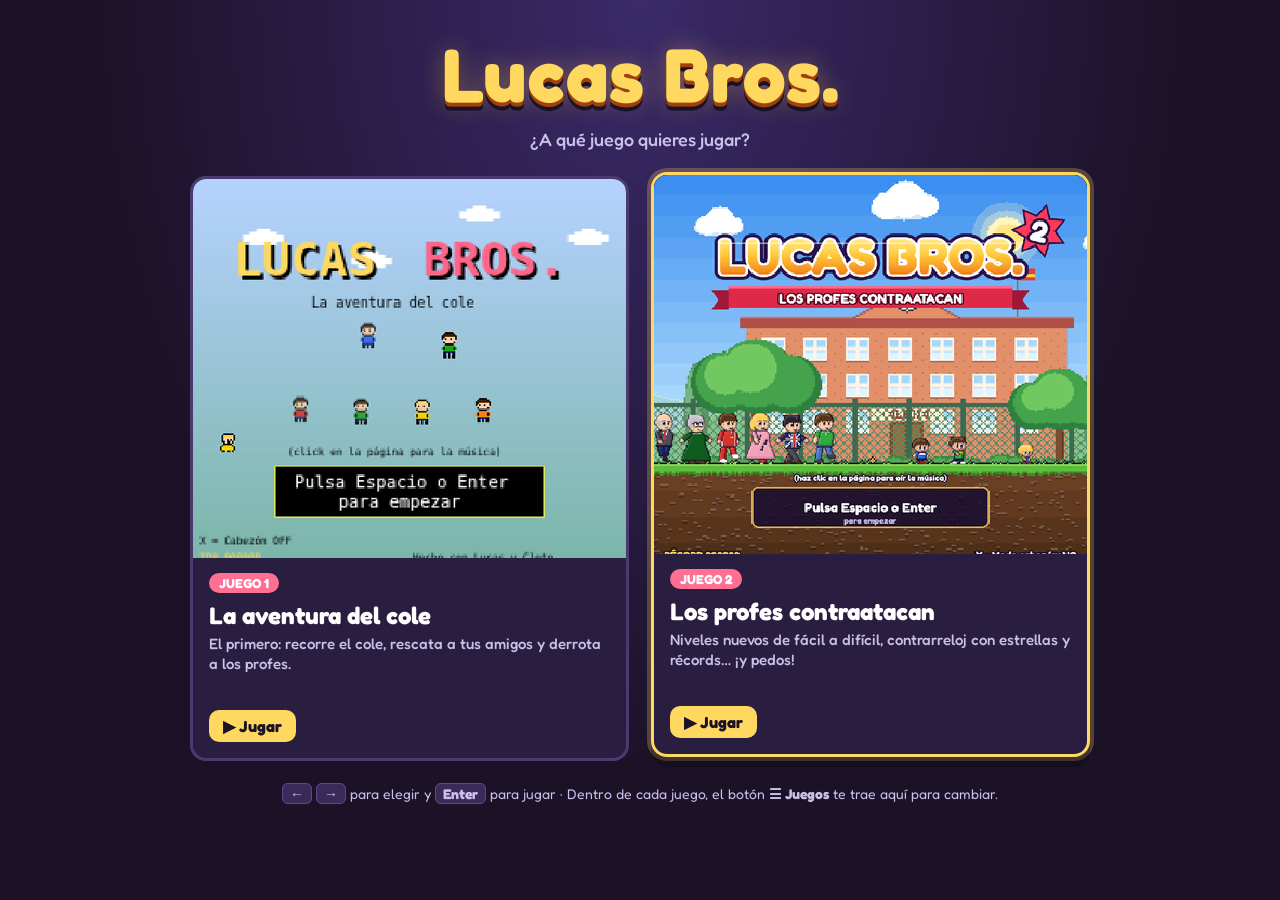
<file: index.html>
<!DOCTYPE html>
<html lang="es">
<head>
  <meta charset="UTF-8">
  <meta name="viewport" content="width=device-width, initial-scale=1, viewport-fit=cover">
  <meta name="theme-color" content="#1c1228">
  <title>Lucas Bros. — Elige juego</title>
  <link rel="preconnect" href="https://fonts.googleapis.com">
  <link rel="preconnect" href="https://fonts.gstatic.com" crossorigin>
  <link href="https://fonts.googleapis.com/css2?family=Fredoka:wght@500;700&display=swap" rel="stylesheet">
  <style>
    :root {
      --bg: #1c1228;
      --panel: #2a1e40;
      --gold: #ffd860;
      --pink: #ff6f91;
      --text: #ffffff;
      --muted: #c8c0e8;
    }
    * { box-sizing: border-box; }
    html, body { margin: 0; min-height: 100%; }
    body {
      background: radial-gradient(ellipse at top, #3a2a6a 0%, var(--bg) 60%) fixed, var(--bg);
      color: var(--text);
      font-family: "Fredoka", "Trebuchet MS", "Segoe UI", Verdana, sans-serif;
      display: flex; flex-direction: column; align-items: center;
      padding: 28px 16px 40px;
      -webkit-user-select: none; user-select: none;
    }
    h1 {
      margin: 0;
      font-size: clamp(40px, 9vw, 76px);
      letter-spacing: 1px;
      color: var(--gold);
      text-shadow: 0 4px 0 #a0400a, 0 8px 0 var(--bg), 0 0 24px rgba(255, 200, 80, 0.35);
    }
    .sub { margin: 8px 0 26px; color: var(--muted); font-weight: 500; font-size: 18px; text-align: center; }
    .games {
      display: grid;
      grid-template-columns: repeat(auto-fit, minmax(260px, 1fr));
      gap: 22px;
      width: 100%; max-width: 900px;
    }
    .card {
      display: flex; flex-direction: column;
      background: var(--panel);
      border: 3px solid #4a3a70;
      border-radius: 16px;
      overflow: hidden;
      color: inherit; text-decoration: none;
      transition: transform 0.12s ease, border-color 0.12s ease, box-shadow 0.12s ease;
      outline: none;
    }
    .card img {
      display: block; width: 100%; aspect-ratio: 16 / 14; object-fit: cover; object-position: top;
      image-rendering: pixelated; background: #000;
    }
    .card .info { padding: 14px 16px 16px; }
    .card .num {
      display: inline-block; font-weight: 700; font-size: 13px;
      background: var(--pink); color: #fff; border-radius: 999px; padding: 2px 10px;
    }
    .card h2 { margin: 8px 0 4px; font-size: 24px; }
    .card p { margin: 0; color: var(--muted); font-weight: 500; font-size: 15px; line-height: 1.35; }
    .card .rec { margin-top: 10px; color: var(--gold); font-size: 14px; font-weight: 700; min-height: 1em; }
    .card .play {
      margin-top: 12px; display: inline-block; font-weight: 700;
      background: var(--gold); color: var(--bg); border-radius: 10px; padding: 6px 14px;
    }
    .card:hover, .card.sel, .card:focus-visible {
      transform: translateY(-4px);
      border-color: var(--gold);
      box-shadow: 0 10px 0 rgba(0, 0, 0, 0.25), 0 0 0 4px rgba(255, 216, 96, 0.25);
    }
    .hint { margin-top: 24px; color: var(--muted); font-size: 14px; text-align: center; }
    kbd {
      font-family: inherit; font-weight: 700; background: #3a2a5a; border: 1px solid #5a4a8a;
      border-radius: 6px; padding: 1px 7px;
    }
    @media (pointer: coarse) { .hint .keys { display: none; } }
    @media (max-width: 600px) {
      body { padding-top: 18px; }
      .sub { margin-bottom: 16px; }
      .games { gap: 14px; }
      .card img { aspect-ratio: auto; height: 50vw; }
      .card .info { padding: 10px 14px 14px; }
      .card h2 { font-size: 21px; }
    }
  </style>
</head>
<body>
  <h1>Lucas Bros.</h1>
  <div class="sub">¿A qué juego quieres jugar?</div>

  <div class="games">
    <a class="card" href="1/" data-key="lucas_bros_v1">
      <img src="img/1.png" alt="Pantalla de título de Lucas Bros. 1">
      <div class="info">
        <span class="num">JUEGO 1</span>
        <h2>La aventura del cole</h2>
        <p>El primero: recorre el cole, rescata a tus amigos y derrota a los profes.</p>
        <div class="rec"></div>
        <span class="play">▶ Jugar</span>
      </div>
    </a>
    <a class="card" href="2/" data-key="lucas_bros2_v1">
      <img src="img/2.png" alt="Pantalla de título de Lucas Bros. 2">
      <div class="info">
        <span class="num">JUEGO 2</span>
        <h2>Los profes contraatacan</h2>
        <p>Niveles nuevos de fácil a difícil, contrarreloj con estrellas y récords… ¡y pedos!</p>
        <div class="rec"></div>
        <span class="play">▶ Jugar</span>
      </div>
    </a>
  </div>

  <div class="hint">
    <span class="keys"><kbd>←</kbd> <kbd>→</kbd> para elegir y <kbd>Enter</kbd> para jugar · </span>
    Dentro de cada juego, el botón <b>☰ Juegos</b> te trae aquí para cambiar.
  </div>

  <script>
    const cards = Array.from(document.querySelectorAll('.card'));
    // Récord guardado de cada juego (si ya se ha jugado en este navegador)
    for (const c of cards) {
      try {
        const d = JSON.parse(localStorage.getItem(c.dataset.key) || 'null');
        if (d && d.hiScore) c.querySelector('.rec').textContent = '🏆 Récord: ' + d.hiScore;
      } catch (e) { /* sin almacenamiento: no pasa nada */ }
    }
    // Elegir con el teclado
    let sel = 1;
    try { const s = sessionStorage.getItem('lb_sel'); if (s !== null) sel = +s; } catch (e) {}
    const mark = () => cards.forEach((c, i) => c.classList.toggle('sel', i === sel));
    mark();
    document.addEventListener('keydown', (e) => {
      if (e.key === 'ArrowLeft' || e.key === 'a' || e.key === 'ArrowUp') { sel = 0; mark(); }
      else if (e.key === 'ArrowRight' || e.key === 'd' || e.key === 'ArrowDown') { sel = 1; mark(); }
      else if (e.key === 'Enter' || e.key === ' ') { e.preventDefault(); cards[sel].click(); }
    });
    cards.forEach((c, i) => c.addEventListener('click', () => {
      try { sessionStorage.setItem('lb_sel', String(i)); } catch (e) {}
    }));
  </script>
</body>
</html>
</file>
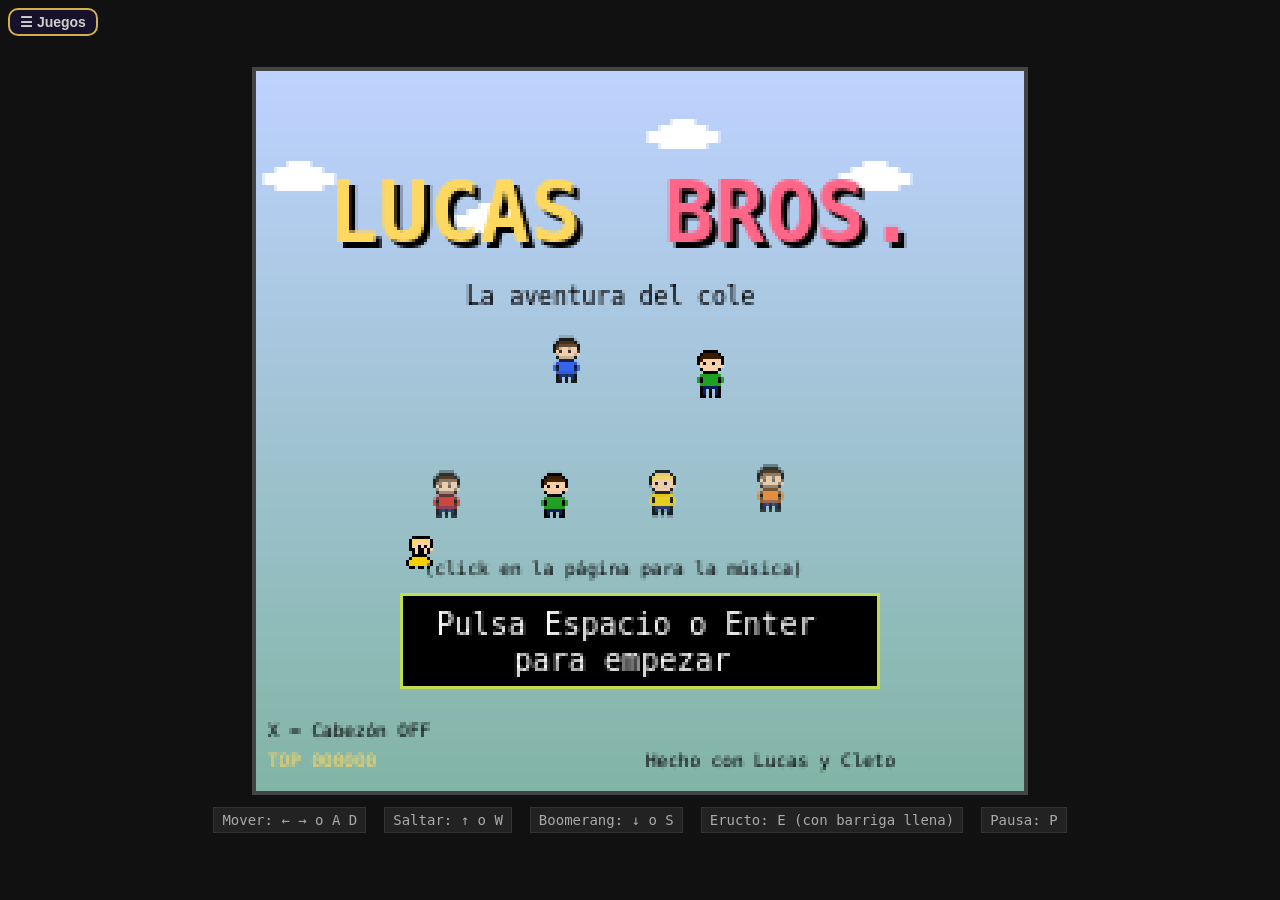
<file: 1/index.html>
<!DOCTYPE html>
<html lang="es">
<head>
  <meta charset="UTF-8">
  <meta name="viewport" content="width=device-width, initial-scale=1, maximum-scale=1, user-scalable=no, viewport-fit=cover">
  <meta name="apple-mobile-web-app-capable" content="yes">
  <meta name="mobile-web-app-capable" content="yes">
  <meta name="theme-color" content="#111">
  <title>Lucas Bros. — La aventura del cole</title>
  <link rel="stylesheet" href="css/style.css">
</head>
<body>
  <!-- Volver al menú para cambiar de juego -->
  <a id="menu-link" href="../" title="Volver al menú para elegir juego">☰ Juegos</a>
  <style>
    #menu-link {
      position: fixed; top: 8px; left: 8px; z-index: 50;
      font: 700 14px "Fredoka", "Trebuchet MS", sans-serif;
      color: #fff; text-decoration: none;
      background: rgba(30, 20, 60, 0.75); border: 2px solid #ffd860;
      border-radius: 10px; padding: 4px 10px; opacity: 0.8;
    }
    #menu-link:hover, #menu-link:focus { opacity: 1; background: rgba(60, 40, 110, 0.9); }
    /* en el móvil, abajo a la izquierda para no tapar el marcador */
    @media (pointer: coarse) { #menu-link { top: auto; bottom: 10px; left: 10px; } }
  </style>
  <div id="game-container">
    <canvas id="game" width="256" height="240"></canvas>
    <div id="hud-help">
      <span>Mover: ← → o A D</span>
      <span>Saltar: ↑ o W</span>
      <span>Boomerang: ↓ o S</span>
      <span>Eructo: E (con barriga llena)</span>
      <span>Pausa: P</span>
    </div>
    <!-- Controles táctiles: sólo se ven en móvil (pointer:coarse). -->
    <div id="touch-controls">
      <!-- Cruceta -->
      <div class="dpad">
        <button class="tbtn dir" data-key="ArrowLeft" aria-label="Izquierda">
          <svg viewBox="0 0 24 24" aria-hidden="true"><path d="M15 4.5 7.5 12l7.5 7.5"/></svg>
        </button>
        <button class="tbtn dir" data-key="ArrowRight" aria-label="Derecha">
          <svg viewBox="0 0 24 24" aria-hidden="true"><path d="M9 4.5 16.5 12 9 19.5"/></svg>
        </button>
      </div>
      <!-- Botones de acción -->
      <div class="actions">
        <button class="tbtn act fart" data-key="KeyE" aria-label="Eructo">
          <span class="ico">💨</span><span class="lbl">ERUCTO</span>
        </button>
        <button class="tbtn act boom" data-key="ArrowDown" aria-label="Boomerang">
          <svg viewBox="0 0 24 24" aria-hidden="true"><path d="M4 7.5 12 17l8-9.5"/></svg>
          <span class="lbl">LANZAR</span>
        </button>
        <button class="tbtn act jump" data-key="ArrowUp" aria-label="Saltar">
          <svg viewBox="0 0 24 24" aria-hidden="true"><path d="M4.5 16 12 8l7.5 8"/></svg>
          <span class="lbl">SALTAR</span>
        </button>
      </div>
    </div>
    <button id="touch-start" data-key="Space" aria-label="Empezar"><span class="dot"></span>START</button>
  </div>

  <script src="js/audio.js"></script>
  <script src="js/music.js"></script>
  <script src="js/storage.js"></script>
  <script src="js/effects.js"></script>
  <script src="js/input.js"></script>
  <script src="js/sprites.js"></script>
  <script src="js/boomerang.js"></script>
  <script src="js/cromo.js"></script>
  <script src="js/bocadillo.js"></script>
  <script src="js/banana.js"></script>
  <script src="js/eructo.js"></script>
  <script src="js/portal.js"></script>
  <script src="js/player.js"></script>
  <script src="js/enemy.js"></script>
  <script src="js/diego.js"></script>
  <script src="js/parents.js"></script>
  <script src="js/friend.js"></script>
  <script src="js/boss.js"></script>
  <script src="js/level.js"></script>
  <script src="js/levels.js"></script>
  <script src="js/game.js"></script>
  <script src="js/main.js"></script>
</body>
</html>
</file>
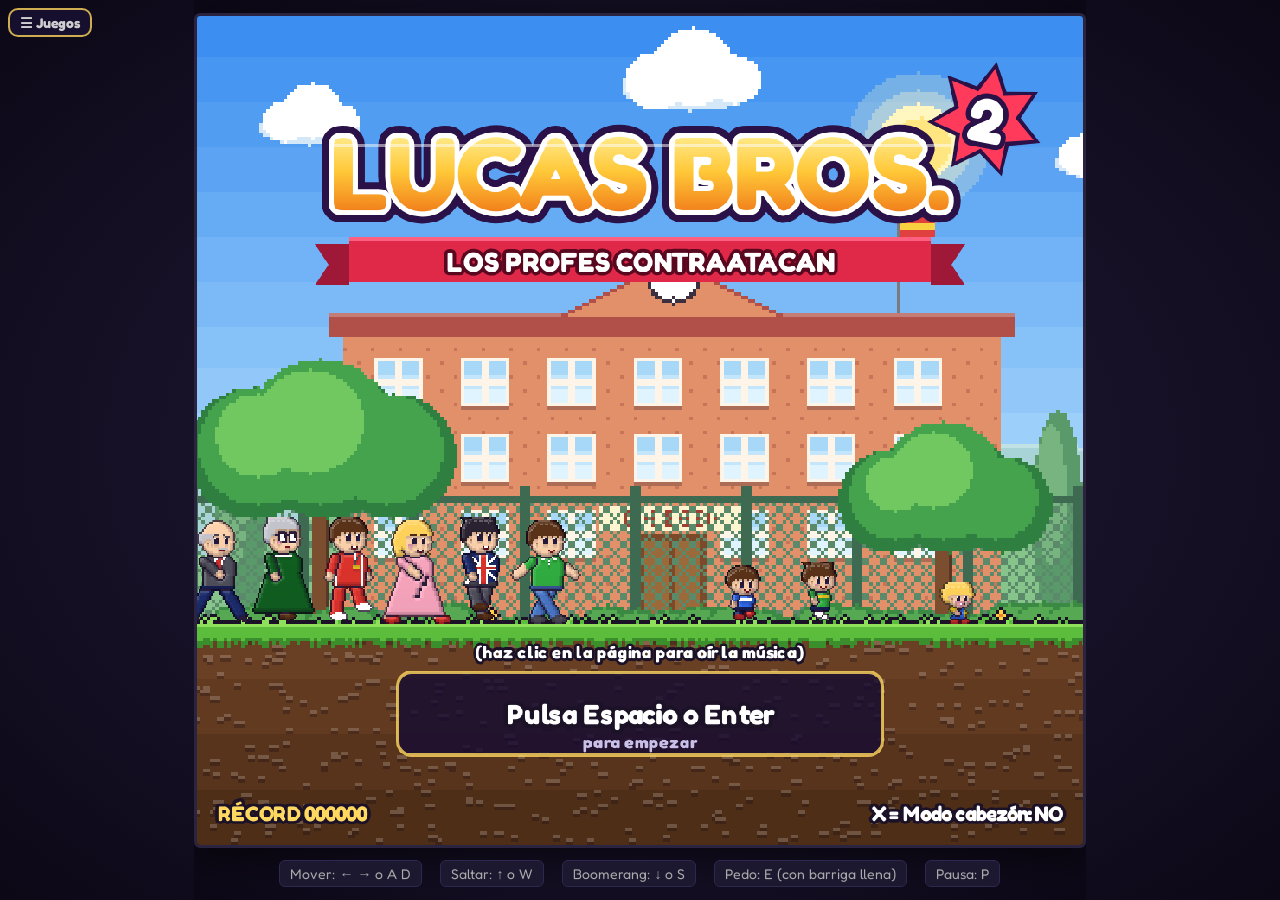
<file: 2/index.html>
<!DOCTYPE html>
<html lang="es">
<head>
  <meta charset="UTF-8">
  <meta name="viewport" content="width=device-width, initial-scale=1, maximum-scale=1, user-scalable=no, viewport-fit=cover">
  <meta name="apple-mobile-web-app-capable" content="yes">
  <meta name="mobile-web-app-capable" content="yes">
  <meta name="theme-color" content="#111">
  <title>Lucas Bros. 2 — Los profes contraatacan</title>
  <link rel="preconnect" href="https://fonts.googleapis.com">
  <link rel="preconnect" href="https://fonts.gstatic.com" crossorigin>
  <link href="https://fonts.googleapis.com/css2?family=Fredoka:wght@500;700&display=swap" rel="stylesheet">
  <link rel="stylesheet" href="css/style.css">
</head>
<body>
  <!-- Volver al menú para cambiar de juego -->
  <a id="menu-link" href="../" title="Volver al menú para elegir juego">☰ Juegos</a>
  <style>
    #menu-link {
      position: fixed; top: 8px; left: 8px; z-index: 50;
      font: 700 14px "Fredoka", "Trebuchet MS", sans-serif;
      color: #fff; text-decoration: none;
      background: rgba(30, 20, 60, 0.75); border: 2px solid #ffd860;
      border-radius: 10px; padding: 4px 10px; opacity: 0.8;
    }
    #menu-link:hover, #menu-link:focus { opacity: 1; background: rgba(60, 40, 110, 0.9); }
    /* en el móvil, abajo a la izquierda para no tapar el marcador */
    @media (pointer: coarse) { #menu-link { top: auto; bottom: 10px; left: 10px; } }
  </style>
  <div id="game-container">
    <canvas id="game" width="1024" height="960"></canvas>
    <div id="hud-help">
      <span>Mover: ← → o A D</span>
      <span>Saltar: ↑ o W</span>
      <span>Boomerang: ↓ o S</span>
      <span>Pedo: E (con barriga llena)</span>
      <span>Pausa: P</span>
    </div>
    <!-- Controles táctiles: sólo se ven en móvil (pointer:coarse). -->
    <div id="touch-controls">
      <!-- Cruceta -->
      <div class="dpad">
        <button class="tbtn dir" data-key="ArrowLeft" aria-label="Izquierda">
          <svg viewBox="0 0 24 24" aria-hidden="true"><path d="M15 4.5 7.5 12l7.5 7.5"/></svg>
        </button>
        <button class="tbtn dir" data-key="ArrowRight" aria-label="Derecha">
          <svg viewBox="0 0 24 24" aria-hidden="true"><path d="M9 4.5 16.5 12 9 19.5"/></svg>
        </button>
      </div>
      <!-- Botones de acción -->
      <div class="actions">
        <button class="tbtn act fart" data-key="KeyE" aria-label="Pedo">
          <span class="ico">💨</span><span class="lbl">PEDO</span>
        </button>
        <button class="tbtn act boom" data-key="ArrowDown" aria-label="Boomerang">
          <svg viewBox="0 0 24 24" aria-hidden="true"><path d="M4 7.5 12 17l8-9.5"/></svg>
          <span class="lbl">LANZAR</span>
        </button>
        <button class="tbtn act jump" data-key="ArrowUp" aria-label="Saltar">
          <svg viewBox="0 0 24 24" aria-hidden="true"><path d="M4.5 16 12 8l7.5 8"/></svg>
          <span class="lbl">SALTAR</span>
        </button>
      </div>
    </div>
    <button id="touch-start" data-key="Space" aria-label="Empezar"><span class="dot"></span>START</button>
  </div>

  <script src="js/render.js"></script>
  <script src="js/audio.js"></script>
  <script src="js/music.js"></script>
  <script src="js/storage.js"></script>
  <script src="js/effects.js"></script>
  <script src="js/backdrops.js"></script>
  <script src="js/input.js"></script>
  <script src="js/chargen.js"></script>
  <script src="js/sprites.js"></script>
  <script src="js/boomerang.js"></script>
  <script src="js/cromo.js"></script>
  <script src="js/bocadillo.js"></script>
  <script src="js/banana.js"></script>
  <script src="js/pedo.js"></script>
  <script src="js/portal.js"></script>
  <script src="js/player.js"></script>
  <script src="js/enemy.js"></script>
  <script src="js/diego.js"></script>
  <script src="js/parents.js"></script>
  <script src="js/friend.js"></script>
  <script src="js/boss.js"></script>
  <script src="js/bonus.js"></script>
  <script src="js/level.js"></script>
  <script src="js/levels.js"></script>
  <script src="js/game.js"></script>
  <script src="js/main.js"></script>
</body>
</html>
</file>
<file: 1/css/style.css>
html, body {
  margin: 0;
  padding: 0;
  background: #111;
  color: #eee;
  font-family: monospace;
  height: 100%;
  display: flex;
  align-items: center;
  justify-content: center;
  overflow: hidden;
  /* En móvil evitamos que el navegador haga zoom raro al pulsar botones. */
  -webkit-user-select: none;
  user-select: none;
  -webkit-touch-callout: none;
  touch-action: manipulation;
}

#game-container {
  display: flex;
  flex-direction: column;
  align-items: center;
  gap: 12px;
}

#game {
  /* Render NES-style: 256x240 escalado x3 = 768x720, sin suavizado */
  width: 768px;
  height: 720px;
  image-rendering: pixelated;
  image-rendering: -moz-crisp-edges;
  image-rendering: crisp-edges;
  background: #000;
  border: 4px solid #444;
}

#hud-help {
  display: flex;
  gap: 18px;
  font-size: 14px;
  color: #aaa;
}

#hud-help span {
  background: #222;
  padding: 4px 8px;
  border: 1px solid #333;
}

/* Controles táctiles: ocultos por defecto. Sólo se muestran cuando el
   dispositivo NO tiene puntero fino (móviles, tablets). */
#touch-controls, #touch-start { display: none; }

.tbtn {
  font-family: monospace;
  font-size: 24px;
  font-weight: bold;
  color: #fff;
  background: rgba(60, 60, 60, 0.85);
  border: 3px solid #888;
  border-radius: 50%;
  width: 64px;
  height: 64px;
  display: flex;
  align-items: center;
  justify-content: center;
  padding: 0;
  -webkit-tap-highlight-color: transparent;
  user-select: none;
  -webkit-user-select: none;
  touch-action: none;
}

.tbtn.big   { width: 76px; height: 76px; font-size: 28px; background: rgba(255, 102, 136, 0.85); border-color: #ff99bb; }
.tbtn.small { width: 48px; height: 48px; font-size: 18px; background: rgba(80, 160, 80, 0.85); border-color: #aaffaa; }
.tbtn:active, .tbtn.pressed { background: rgba(255, 220, 100, 0.95); color: #000; transform: scale(0.92); }

#touch-controls .dpad,
#touch-controls .actions {
  display: flex;
  gap: 16px;
  align-items: center;
}

#touch-start {
  font-family: monospace;
  font-size: 16px;
  color: #fff;
  background: rgba(40, 40, 80, 0.9);
  border: 2px solid #88ddff;
  border-radius: 8px;
  padding: 8px 18px;
  margin-top: 6px;
}

/* ====================== MÓVIL ====================== */
/* Mostramos los controles en cualquier dispositivo sin puntero fino
   (móvil/tablet) y reorganizamos para llenar la pantalla. */
@media (hover: none), (pointer: coarse) {
  html, body { overflow: hidden; }
  body {
    align-items: stretch;
    padding: env(safe-area-inset-top) env(safe-area-inset-right) env(safe-area-inset-bottom) env(safe-area-inset-left);
  }
  #game-container {
    width: 100%;
    height: 100%;
    justify-content: space-between;
    gap: 4px;
    padding: 4px 0;
    box-sizing: border-box;
  }
  #game {
    width: 100%;
    height: auto;
    max-height: 70vh;
    aspect-ratio: 256 / 240;
    border-width: 2px;
  }
  #hud-help { display: none; }
  #touch-controls {
    display: flex;
    justify-content: space-between;
    align-items: flex-end;
    width: 100%;
    padding: 0 16px;
    box-sizing: border-box;
  }
  #touch-start { display: inline-block; align-self: center; }
}

/* En orientación apaisada damos más altura al canvas y compactamos los botones. */
@media (hover: none) and (orientation: landscape) {
  #game { max-height: 78vh; }
  .tbtn      { width: 56px; height: 56px; font-size: 20px; }
  .tbtn.big  { width: 64px; height: 64px; }
  .tbtn.small{ width: 42px; height: 42px; font-size: 14px; }
}

/* ===================================================================
   MANDO TÁCTIL (móvil / tablet) — estilo consola: botones con relieve
   que se hunden al pulsar. Estas reglas sustituyen a las de arriba.
   =================================================================== */
.tbtn {
  --face: #4a3a7c;      /* color de la cara del botón */
  --edge: #1e1438;      /* "canto" inferior que da el relieve */
  --ink: #ffffff;
  position: relative;
  display: flex; flex-direction: column; align-items: center; justify-content: center; gap: 2px;
  width: 64px; height: 64px; padding: 0;
  font-family: "Fredoka", "Trebuchet MS", sans-serif; font-weight: 700;
  color: var(--ink);
  background: linear-gradient(180deg, color-mix(in srgb, var(--face) 80%, #fff) 0%, var(--face) 55%, color-mix(in srgb, var(--face) 85%, #000) 100%);
  border: 2px solid rgba(0, 0, 0, 0.35);
  border-radius: 18px;
  box-shadow: 0 6px 0 var(--edge), 0 9px 14px rgba(0, 0, 0, 0.45), inset 0 2px 0 rgba(255, 255, 255, 0.35);
  transition: transform 0.05s, box-shadow 0.05s;
  -webkit-tap-highlight-color: transparent;
  user-select: none; -webkit-user-select: none; touch-action: none;
}
.tbtn svg {
  width: 30px; height: 30px; pointer-events: none;
  fill: none; stroke: currentColor; stroke-width: 3.4; stroke-linecap: round; stroke-linejoin: round;
  filter: drop-shadow(0 2px 0 rgba(0, 0, 0, 0.35));
}
.tbtn .lbl { font-size: 10px; letter-spacing: 0.5px; pointer-events: none; text-shadow: 0 1px 0 rgba(0, 0, 0, 0.4); }
.tbtn .ico { font-size: 24px; line-height: 1; pointer-events: none; }
.tbtn:active, .tbtn.pressed {
  transform: translateY(5px);
  box-shadow: 0 1px 0 var(--edge), 0 3px 6px rgba(0, 0, 0, 0.4), inset 0 2px 6px rgba(0, 0, 0, 0.3);
  background: linear-gradient(180deg, var(--face) 0%, color-mix(in srgb, var(--face) 85%, #000) 100%);
  color: var(--ink);
}

/* Cruceta: dos flechas unidas sobre una base */
#touch-controls .dpad {
  display: flex; gap: 6px; padding: 8px;
  background: rgba(255, 255, 255, 0.06);
  border: 2px solid rgba(255, 255, 255, 0.08);
  border-radius: 24px;
  box-shadow: inset 0 3px 8px rgba(0, 0, 0, 0.45);
}
.tbtn.dir { width: 72px; height: 66px; --face: #3c3066; --edge: #160e2a; }
.tbtn.dir svg { width: 34px; height: 34px; }

/* Botones de acción (colores como los de una consola) */
#touch-controls .actions { display: flex; gap: 12px; align-items: flex-end; }
.tbtn.act  { width: 64px; height: 64px; border-radius: 20px; }
.tbtn.jump { width: 84px; height: 78px; --face: #ff5c8a; --edge: #8a1f45; border-radius: 24px; }
.tbtn.jump svg { width: 36px; height: 36px; }
.tbtn.boom { --face: #ffb830; --edge: #8a5a00; --ink: #3a2000; }
.tbtn.boom .lbl { text-shadow: none; }
.tbtn.fart { width: 54px; height: 56px; --face: #5cc46a; --edge: #1f6a2c; margin-bottom: 4px; }
.tbtn.fart .lbl { font-size: 9px; }

/* START: píldora tipo consola */
#touch-start {
  display: none;
  font-family: "Fredoka", "Trebuchet MS", sans-serif; font-weight: 700; font-size: 14px; letter-spacing: 2px;
  color: #e8e0ff;
  background: linear-gradient(180deg, #3a2e60, #241a40);
  border: 2px solid rgba(0, 0, 0, 0.4);
  border-radius: 999px;
  padding: 7px 18px 7px 14px;
  box-shadow: 0 4px 0 #120a22, inset 0 1px 0 rgba(255, 255, 255, 0.25);
  -webkit-tap-highlight-color: transparent;
}
#touch-start .dot {
  display: inline-block; width: 8px; height: 8px; margin-right: 8px; vertical-align: 1px;
  border-radius: 50%; background: #ffd860; box-shadow: 0 0 6px #ffd860;
}
#touch-start:active, #touch-start.pressed { transform: translateY(3px); box-shadow: 0 1px 0 #120a22; }

@media (hover: none), (pointer: coarse) {
  #touch-controls { padding: 0 14px 6px; align-items: center; }
  #touch-start { display: inline-block; }
}
@media (hover: none) and (orientation: landscape) {
  .tbtn.dir  { width: 60px; height: 54px; }
  .tbtn.act  { width: 54px; height: 54px; }
  .tbtn.jump { width: 70px; height: 64px; }
  .tbtn.fart { width: 46px; height: 48px; }
}
/* Pantallas muy estrechas */
@media (max-width: 360px) {
  .tbtn.dir  { width: 60px; }
  #touch-controls .actions { gap: 8px; }
  .tbtn.jump { width: 72px; }
}

/* Botones de acción en racimo, como en un mando:
       [PEDO]
   [LANZAR][SALTAR]                                              */
#touch-controls .actions {
  display: grid;
  grid-template-areas: ". fart" "boom jump";
  gap: 6px 10px;
  align-items: end; justify-items: center;
}
.tbtn.fart { grid-area: fart; margin-bottom: 0; }
.tbtn.boom { grid-area: boom; }
.tbtn.jump { grid-area: jump; }

/* Apaisado: la pantalla en el centro y los mandos a los lados,
   como en una consola portátil. */
@media (hover: none) and (orientation: landscape) {
  #game-container { justify-content: center; }
  #game { height: 94vh; width: auto; max-height: 94vh; max-width: 100vw; }
  #touch-controls {
    position: fixed; left: 0; right: 0; bottom: 14px;
    padding: 0 max(14px, env(safe-area-inset-left)) 0 max(14px, env(safe-area-inset-right));
    justify-content: space-between; align-items: flex-end;
    pointer-events: none;
  }
  #touch-controls > * { pointer-events: auto; }
  #touch-start { position: fixed; top: 10px; right: 12px; }
  body #menu-link { top: 10px; bottom: auto; }
}
</file>
<file: 2/css/style.css>
html, body {
  margin: 0;
  padding: 0;
  background: radial-gradient(ellipse at center, #241c3c 0%, #0c0816 100%);
  color: #eee;
  font-family: "Fredoka", "Trebuchet MS", sans-serif;
  height: 100%;
  display: flex;
  align-items: center;
  justify-content: center;
  overflow: hidden;
  /* En móvil evitamos que el navegador haga zoom raro al pulsar botones. */
  -webkit-user-select: none;
  user-select: none;
  -webkit-touch-callout: none;
  touch-action: manipulation;
}

#game-container {
  display: flex;
  flex-direction: column;
  align-items: center;
  gap: 12px;
}

#game {
  /* Pantalla lógica 256x240 (el canvas real es 4x más grande para que el
     texto salga nítido). Se ajusta al tamaño de la ventana. */
  width: min(calc(100vw - 32px), calc((100vh - 70px) * 256 / 240), 1024px);
  height: auto;
  aspect-ratio: 256 / 240;
  border-radius: 6px;
  box-shadow: 0 10px 40px rgba(0,0,0,0.6);
  image-rendering: pixelated;
  image-rendering: -moz-crisp-edges;
  image-rendering: crisp-edges;
  background: #000;
  border: 3px solid #2a2440;
}

#hud-help {
  display: flex;
  gap: 18px;
  font-size: 14px;
  color: #aaa;
}

#hud-help span {
  background: #1c1830;
  padding: 4px 10px;
  border: 1px solid #2e2850;
  border-radius: 6px;
}

/* Controles táctiles: ocultos por defecto. Sólo se muestran cuando el
   dispositivo NO tiene puntero fino (móviles, tablets). */
#touch-controls, #touch-start { display: none; }

.tbtn {
  font-family: monospace;
  font-size: 24px;
  font-weight: bold;
  color: #fff;
  background: rgba(60, 60, 60, 0.85);
  border: 3px solid #888;
  border-radius: 50%;
  width: 64px;
  height: 64px;
  display: flex;
  align-items: center;
  justify-content: center;
  padding: 0;
  -webkit-tap-highlight-color: transparent;
  user-select: none;
  -webkit-user-select: none;
  touch-action: none;
}

.tbtn.big   { width: 76px; height: 76px; font-size: 28px; background: rgba(255, 102, 136, 0.85); border-color: #ff99bb; }
.tbtn.small { width: 48px; height: 48px; font-size: 18px; background: rgba(80, 160, 80, 0.85); border-color: #aaffaa; }
.tbtn:active, .tbtn.pressed { background: rgba(255, 220, 100, 0.95); color: #000; transform: scale(0.92); }

#touch-controls .dpad,
#touch-controls .actions {
  display: flex;
  gap: 16px;
  align-items: center;
}

#touch-start {
  font-family: monospace;
  font-size: 16px;
  color: #fff;
  background: rgba(40, 40, 80, 0.9);
  border: 2px solid #88ddff;
  border-radius: 8px;
  padding: 8px 18px;
  margin-top: 6px;
}

/* ====================== MÓVIL ====================== */
/* Mostramos los controles en cualquier dispositivo sin puntero fino
   (móvil/tablet) y reorganizamos para llenar la pantalla. */
@media (hover: none), (pointer: coarse) {
  html, body { overflow: hidden; }
  body {
    align-items: stretch;
    padding: env(safe-area-inset-top) env(safe-area-inset-right) env(safe-area-inset-bottom) env(safe-area-inset-left);
  }
  #game-container {
    width: 100%;
    height: 100%;
    justify-content: space-between;
    gap: 4px;
    padding: 4px 0;
    box-sizing: border-box;
  }
  #game {
    width: 100%;
    height: auto;
    max-height: 70vh;
    aspect-ratio: 256 / 240;
    border-width: 2px;
  }
  #hud-help { display: none; }
  #touch-controls {
    display: flex;
    justify-content: space-between;
    align-items: flex-end;
    width: 100%;
    padding: 0 16px;
    box-sizing: border-box;
  }
  #touch-start { display: inline-block; align-self: center; }
}

/* En orientación apaisada damos más altura al canvas y compactamos los botones. */
@media (hover: none) and (orientation: landscape) {
  #game { max-height: 78vh; }
  .tbtn      { width: 56px; height: 56px; font-size: 20px; }
  .tbtn.big  { width: 64px; height: 64px; }
  .tbtn.small{ width: 42px; height: 42px; font-size: 14px; }
}

/* ===================================================================
   MANDO TÁCTIL (móvil / tablet) — estilo consola: botones con relieve
   que se hunden al pulsar. Estas reglas sustituyen a las de arriba.
   =================================================================== */
.tbtn {
  --face: #4a3a7c;      /* color de la cara del botón */
  --edge: #1e1438;      /* "canto" inferior que da el relieve */
  --ink: #ffffff;
  position: relative;
  display: flex; flex-direction: column; align-items: center; justify-content: center; gap: 2px;
  width: 64px; height: 64px; padding: 0;
  font-family: "Fredoka", "Trebuchet MS", sans-serif; font-weight: 700;
  color: var(--ink);
  background: linear-gradient(180deg, color-mix(in srgb, var(--face) 80%, #fff) 0%, var(--face) 55%, color-mix(in srgb, var(--face) 85%, #000) 100%);
  border: 2px solid rgba(0, 0, 0, 0.35);
  border-radius: 18px;
  box-shadow: 0 6px 0 var(--edge), 0 9px 14px rgba(0, 0, 0, 0.45), inset 0 2px 0 rgba(255, 255, 255, 0.35);
  transition: transform 0.05s, box-shadow 0.05s;
  -webkit-tap-highlight-color: transparent;
  user-select: none; -webkit-user-select: none; touch-action: none;
}
.tbtn svg {
  width: 30px; height: 30px; pointer-events: none;
  fill: none; stroke: currentColor; stroke-width: 3.4; stroke-linecap: round; stroke-linejoin: round;
  filter: drop-shadow(0 2px 0 rgba(0, 0, 0, 0.35));
}
.tbtn .lbl { font-size: 10px; letter-spacing: 0.5px; pointer-events: none; text-shadow: 0 1px 0 rgba(0, 0, 0, 0.4); }
.tbtn .ico { font-size: 24px; line-height: 1; pointer-events: none; }
.tbtn:active, .tbtn.pressed {
  transform: translateY(5px);
  box-shadow: 0 1px 0 var(--edge), 0 3px 6px rgba(0, 0, 0, 0.4), inset 0 2px 6px rgba(0, 0, 0, 0.3);
  background: linear-gradient(180deg, var(--face) 0%, color-mix(in srgb, var(--face) 85%, #000) 100%);
  color: var(--ink);
}

/* Cruceta: dos flechas unidas sobre una base */
#touch-controls .dpad {
  display: flex; gap: 6px; padding: 8px;
  background: rgba(255, 255, 255, 0.06);
  border: 2px solid rgba(255, 255, 255, 0.08);
  border-radius: 24px;
  box-shadow: inset 0 3px 8px rgba(0, 0, 0, 0.45);
}
.tbtn.dir { width: 72px; height: 66px; --face: #3c3066; --edge: #160e2a; }
.tbtn.dir svg { width: 34px; height: 34px; }

/* Botones de acción (colores como los de una consola) */
#touch-controls .actions { display: flex; gap: 12px; align-items: flex-end; }
.tbtn.act  { width: 64px; height: 64px; border-radius: 20px; }
.tbtn.jump { width: 84px; height: 78px; --face: #ff5c8a; --edge: #8a1f45; border-radius: 24px; }
.tbtn.jump svg { width: 36px; height: 36px; }
.tbtn.boom { --face: #ffb830; --edge: #8a5a00; --ink: #3a2000; }
.tbtn.boom .lbl { text-shadow: none; }
.tbtn.fart { width: 54px; height: 56px; --face: #5cc46a; --edge: #1f6a2c; margin-bottom: 4px; }
.tbtn.fart .lbl { font-size: 9px; }

/* START: píldora tipo consola */
#touch-start {
  display: none;
  font-family: "Fredoka", "Trebuchet MS", sans-serif; font-weight: 700; font-size: 14px; letter-spacing: 2px;
  color: #e8e0ff;
  background: linear-gradient(180deg, #3a2e60, #241a40);
  border: 2px solid rgba(0, 0, 0, 0.4);
  border-radius: 999px;
  padding: 7px 18px 7px 14px;
  box-shadow: 0 4px 0 #120a22, inset 0 1px 0 rgba(255, 255, 255, 0.25);
  -webkit-tap-highlight-color: transparent;
}
#touch-start .dot {
  display: inline-block; width: 8px; height: 8px; margin-right: 8px; vertical-align: 1px;
  border-radius: 50%; background: #ffd860; box-shadow: 0 0 6px #ffd860;
}
#touch-start:active, #touch-start.pressed { transform: translateY(3px); box-shadow: 0 1px 0 #120a22; }

@media (hover: none), (pointer: coarse) {
  #touch-controls { padding: 0 14px 6px; align-items: center; }
  #touch-start { display: inline-block; }
}
@media (hover: none) and (orientation: landscape) {
  .tbtn.dir  { width: 60px; height: 54px; }
  .tbtn.act  { width: 54px; height: 54px; }
  .tbtn.jump { width: 70px; height: 64px; }
  .tbtn.fart { width: 46px; height: 48px; }
}
/* Pantallas muy estrechas */
@media (max-width: 360px) {
  .tbtn.dir  { width: 60px; }
  #touch-controls .actions { gap: 8px; }
  .tbtn.jump { width: 72px; }
}

/* Botones de acción en racimo, como en un mando:
       [PEDO]
   [LANZAR][SALTAR]                                              */
#touch-controls .actions {
  display: grid;
  grid-template-areas: ". fart" "boom jump";
  gap: 6px 10px;
  align-items: end; justify-items: center;
}
.tbtn.fart { grid-area: fart; margin-bottom: 0; }
.tbtn.boom { grid-area: boom; }
.tbtn.jump { grid-area: jump; }

/* Apaisado: la pantalla en el centro y los mandos a los lados,
   como en una consola portátil. */
@media (hover: none) and (orientation: landscape) {
  #game-container { justify-content: center; }
  #game { height: 94vh; width: auto; max-height: 94vh; max-width: 100vw; }
  #touch-controls {
    position: fixed; left: 0; right: 0; bottom: 14px;
    padding: 0 max(14px, env(safe-area-inset-left)) 0 max(14px, env(safe-area-inset-right));
    justify-content: space-between; align-items: flex-end;
    pointer-events: none;
  }
  #touch-controls > * { pointer-events: auto; }
  #touch-start { position: fixed; top: 10px; right: 12px; }
  body #menu-link { top: 10px; bottom: auto; }
}
</file>
